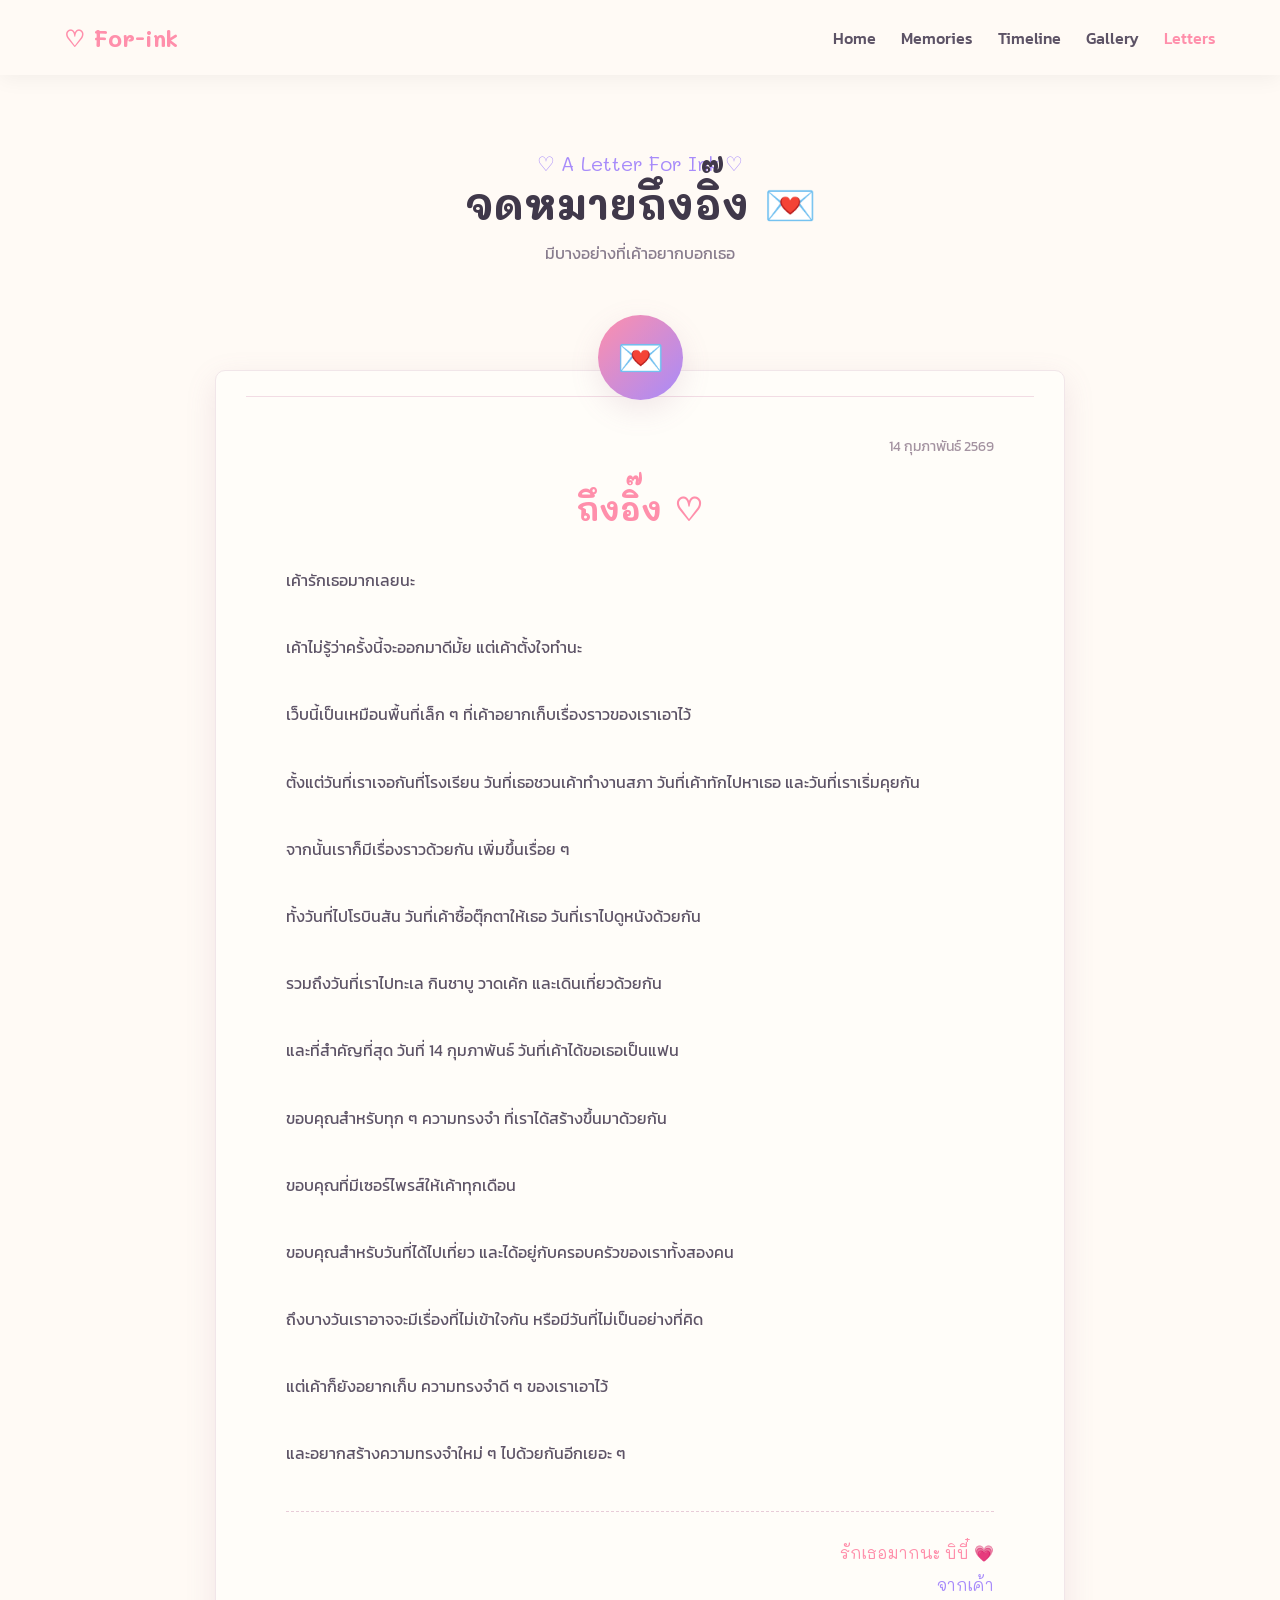
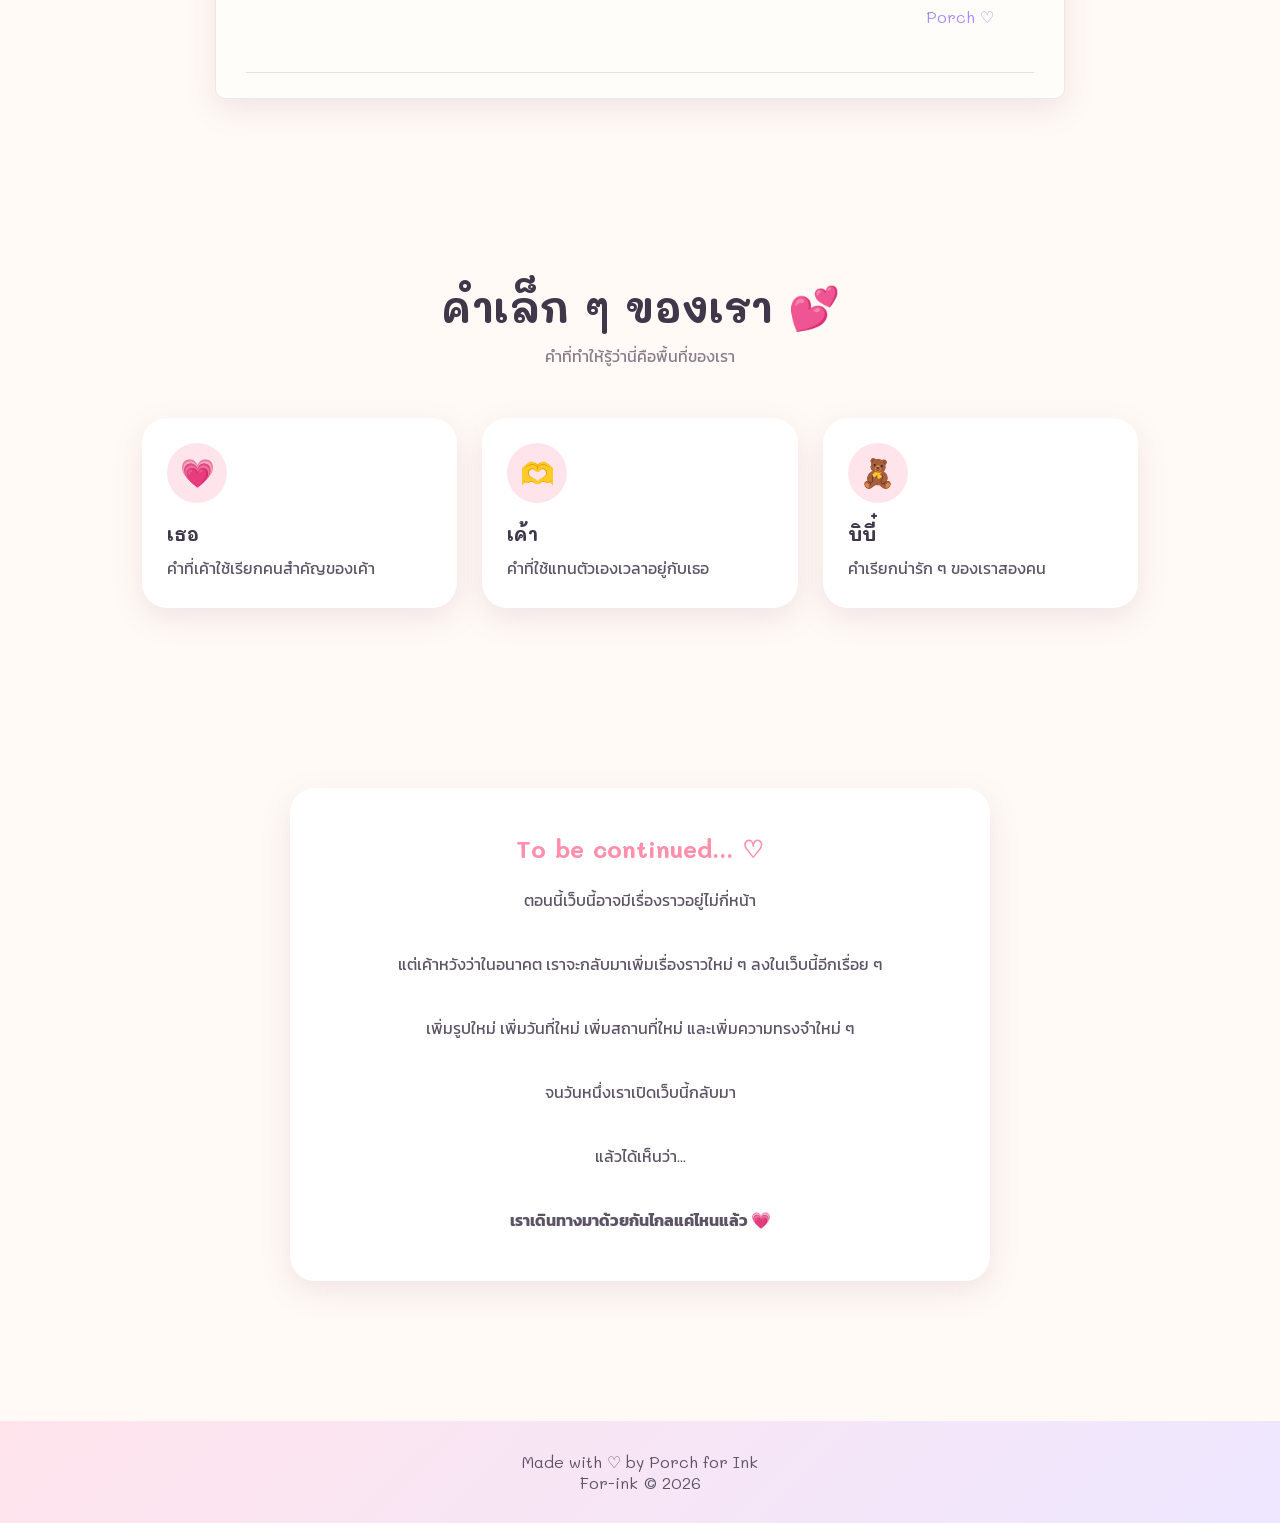
<file: letters.html>
<!DOCTYPE html>
<html lang="th">

<head>
    <meta charset="UTF-8">
    <meta name="viewport" content="width=device-width, initial-scale=1.0">

    <title>Letters ♡ For-ink</title>

    <link rel="stylesheet" href="css/style.css">

    <link rel="preconnect" href="https://fonts.googleapis.com">

    <link href="https://fonts.googleapis.com/css2?family=Kanit:wght@300;400;500;600&family=Mali:wght@400;500;600;700&display=swap" rel="stylesheet">
</head>

<body>

<header>

    <nav>

        <div class="logo">
            ♡ For-ink
        </div>

        <ul>

            <li>
                <a href="index.html">Home</a>
            </li>

            <li>
                <a href="memories.html">Memories</a>
            </li>

            <li>
                <a href="timeline.html">Timeline</a>
            </li>

            <li>
                <a href="gallery.html">Gallery</a>
            </li>

            <li>
                <a href="letters.html" class="active">Letters</a>
            </li>

        </ul>

    </nav>

</header>


<!-- =========================
        LETTER HEADER
========================= -->

<section class="section" style="padding-top: 150px;">

    <div class="section-title">

        <div class="small-title">
            ♡ A Letter For Ink ♡
        </div>

        <h2>
            จดหมายถึงอิ๊ง 💌
        </h2>

        <p>
            มีบางอย่างที่เค้าอยากบอกเธอ
        </p>

    </div>


    <!-- =========================
            ENVELOPE
    ========================= -->

    <div class="letter-box">

        <div class="letter-decoration">
            💌
        </div>

        <div class="letter-paper">

            <div class="letter-date">
                14 กุมภาพันธ์ 2569
            </div>

            <h2>
                ถึงอิ๊ง ♡
            </h2>

            <p>

                เค้ารักเธอมากเลยนะ

                <br><br>

                เค้าไม่รู้ว่าครั้งนี้จะออกมาดีมั้ย
                แต่เค้าตั้งใจทำนะ

                <br><br>

                เว็บนี้เป็นเหมือนพื้นที่เล็ก ๆ
                ที่เค้าอยากเก็บเรื่องราวของเราเอาไว้

                <br><br>

                ตั้งแต่วันที่เราเจอกันที่โรงเรียน
                วันที่เธอชวนเค้าทำงานสภา
                วันที่เค้าทักไปหาเธอ
                และวันที่เราเริ่มคุยกัน

                <br><br>

                จากนั้นเราก็มีเรื่องราวด้วยกัน
                เพิ่มขึ้นเรื่อย ๆ

                <br><br>

                ทั้งวันที่ไปโรบินสัน
                วันที่เค้าซื้อตุ๊กตาให้เธอ
                วันที่เราไปดูหนังด้วยกัน

                <br><br>

                รวมถึงวันที่เราไปทะเล
                กินชาบู
                วาดเค้ก
                และเดินเที่ยวด้วยกัน

                <br><br>

                และที่สำคัญที่สุด
                วันที่ 14 กุมภาพันธ์
                วันที่เค้าได้ขอเธอเป็นแฟน

                <br><br>

                ขอบคุณสำหรับทุก ๆ ความทรงจำ
                ที่เราได้สร้างขึ้นมาด้วยกัน

                <br><br>

                ขอบคุณที่มีเซอร์ไพรส์ให้เค้าทุกเดือน

                <br><br>

                ขอบคุณสำหรับวันที่ได้ไปเที่ยว
                และได้อยู่กับครอบครัวของเราทั้งสองคน

                <br><br>

                ถึงบางวันเราอาจจะมีเรื่องที่ไม่เข้าใจกัน
                หรือมีวันที่ไม่เป็นอย่างที่คิด

                <br><br>

                แต่เค้าก็ยังอยากเก็บ
                ความทรงจำดี ๆ ของเราเอาไว้

                <br><br>

                และอยากสร้างความทรงจำใหม่ ๆ
                ไปด้วยกันอีกเยอะ ๆ

            </p>


            <div class="letter-ending">

                <p>
                    รักเธอมากนะ บิบี๋ 💗
                </p>

                <p>
                    จากเค้า
                    <br>
                    Porch ♡
                </p>

            </div>

        </div>

    </div>

</section>


<!-- =========================
        FAVORITE WORDS
========================= -->

<section class="section">

    <div class="section-title">

        <h2>
            คำเล็ก ๆ ของเรา 💕
        </h2>

        <p>
            คำที่ทำให้รู้ว่านี่คือพื้นที่ของเรา
        </p>

    </div>


    <div class="memory-grid">

        <div class="memory-card">

            <div class="memory-icon">
                💗
            </div>

            <h3>
                เธอ
            </h3>

            <p>
                คำที่เค้าใช้เรียกคนสำคัญของเค้า
            </p>

        </div>


        <div class="memory-card">

            <div class="memory-icon">
                🫶
            </div>

            <h3>
                เค้า
            </h3>

            <p>
                คำที่ใช้แทนตัวเองเวลาอยู่กับเธอ
            </p>

        </div>


        <div class="memory-card">

            <div class="memory-icon">
                🧸
            </div>

            <h3>
                บิบี๋
            </h3>

            <p>
                คำเรียกน่ารัก ๆ ของเราสองคน
            </p>

        </div>

    </div>

</section>


<!-- =========================
        FINAL MESSAGE
========================= -->

<section class="section">

    <div class="letter">

        <h2>
            To be continued... ♡
        </h2>

        <p>

            ตอนนี้เว็บนี้อาจมีเรื่องราวอยู่ไม่กี่หน้า

            <br><br>

            แต่เค้าหวังว่าในอนาคต
            เราจะกลับมาเพิ่มเรื่องราวใหม่ ๆ
            ลงในเว็บนี้อีกเรื่อย ๆ

            <br><br>

            เพิ่มรูปใหม่
            เพิ่มวันที่ใหม่
            เพิ่มสถานที่ใหม่
            และเพิ่มความทรงจำใหม่ ๆ

            <br><br>

            จนวันหนึ่งเราเปิดเว็บนี้กลับมา

            <br><br>

            แล้วได้เห็นว่า...

            <br><br>

            <strong>
                เราเดินทางมาด้วยกันไกลแค่ไหนแล้ว 💗
            </strong>

        </p>

    </div>

</section>


<footer>

    <p>
        Made with ♡ by Porch for Ink
    </p>

    <p>
        For-ink © 2026
    </p>

</footer>

</body>

</html>
</file>
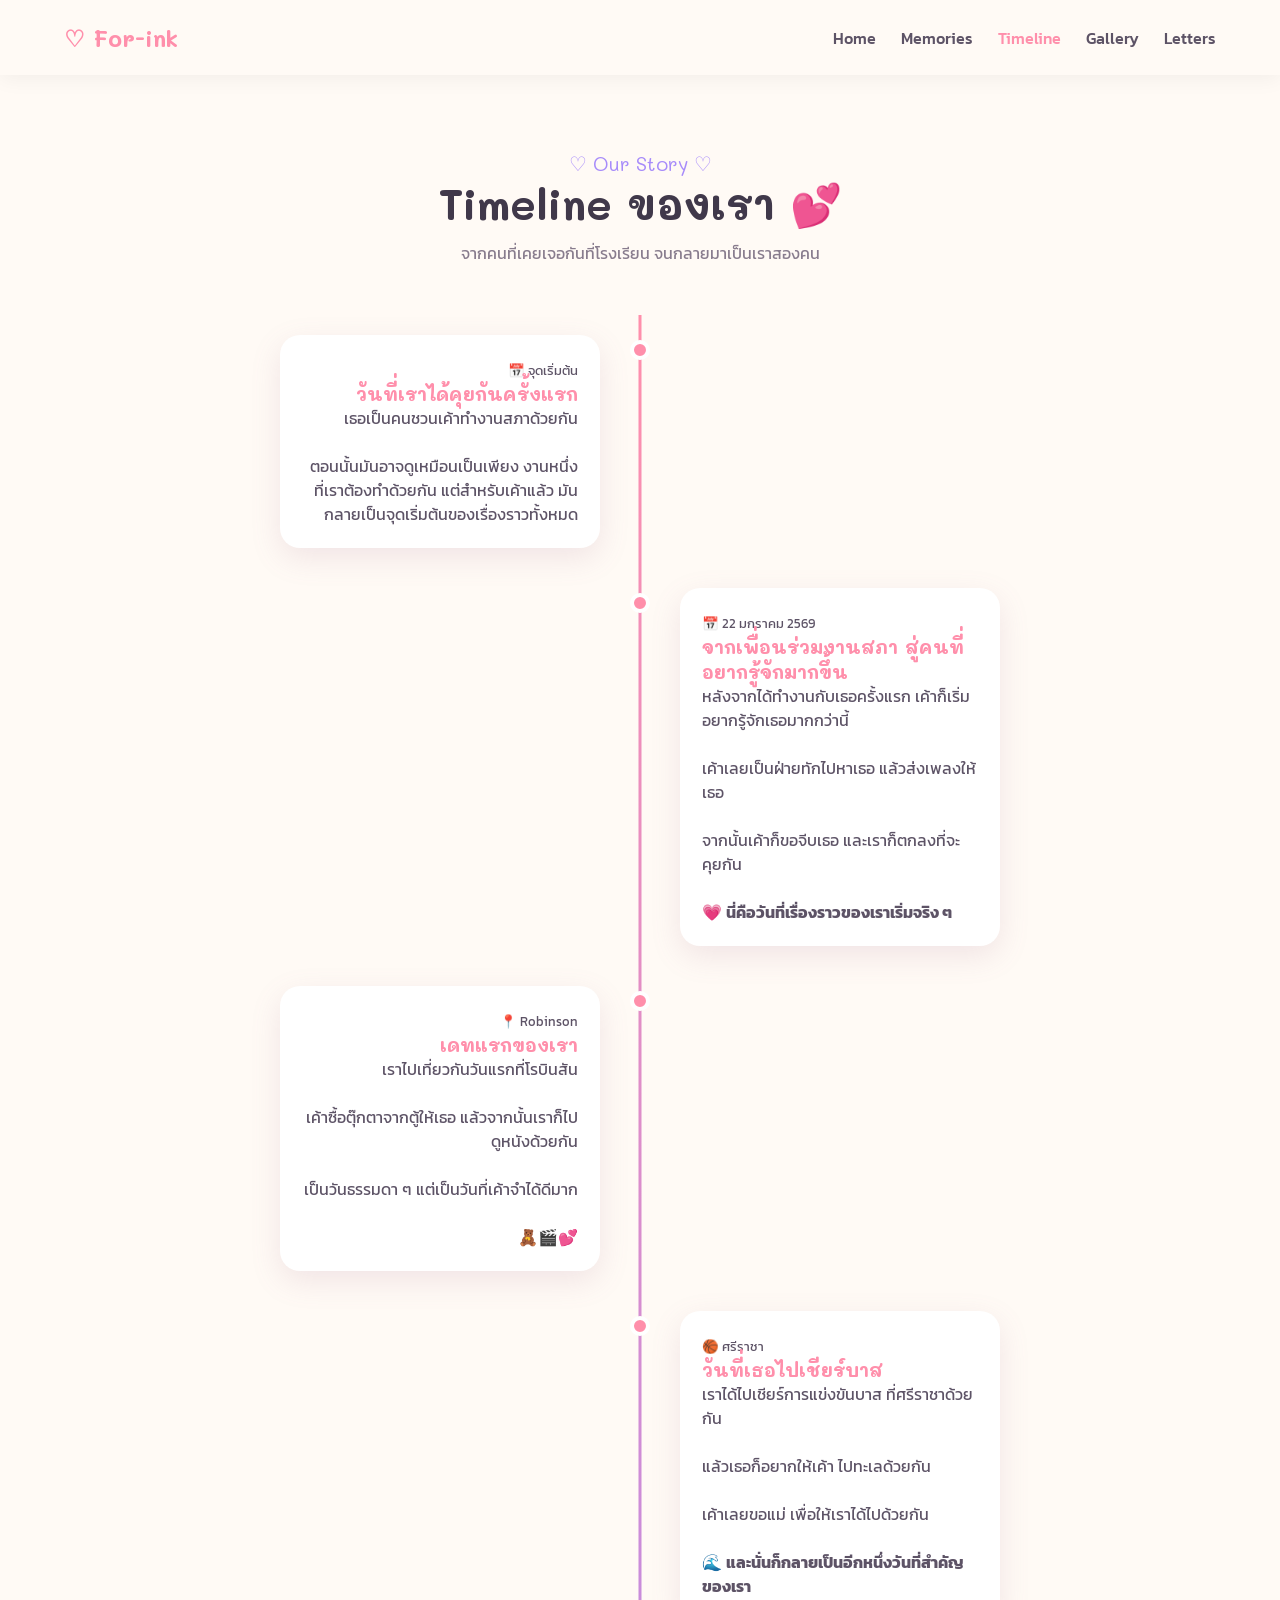
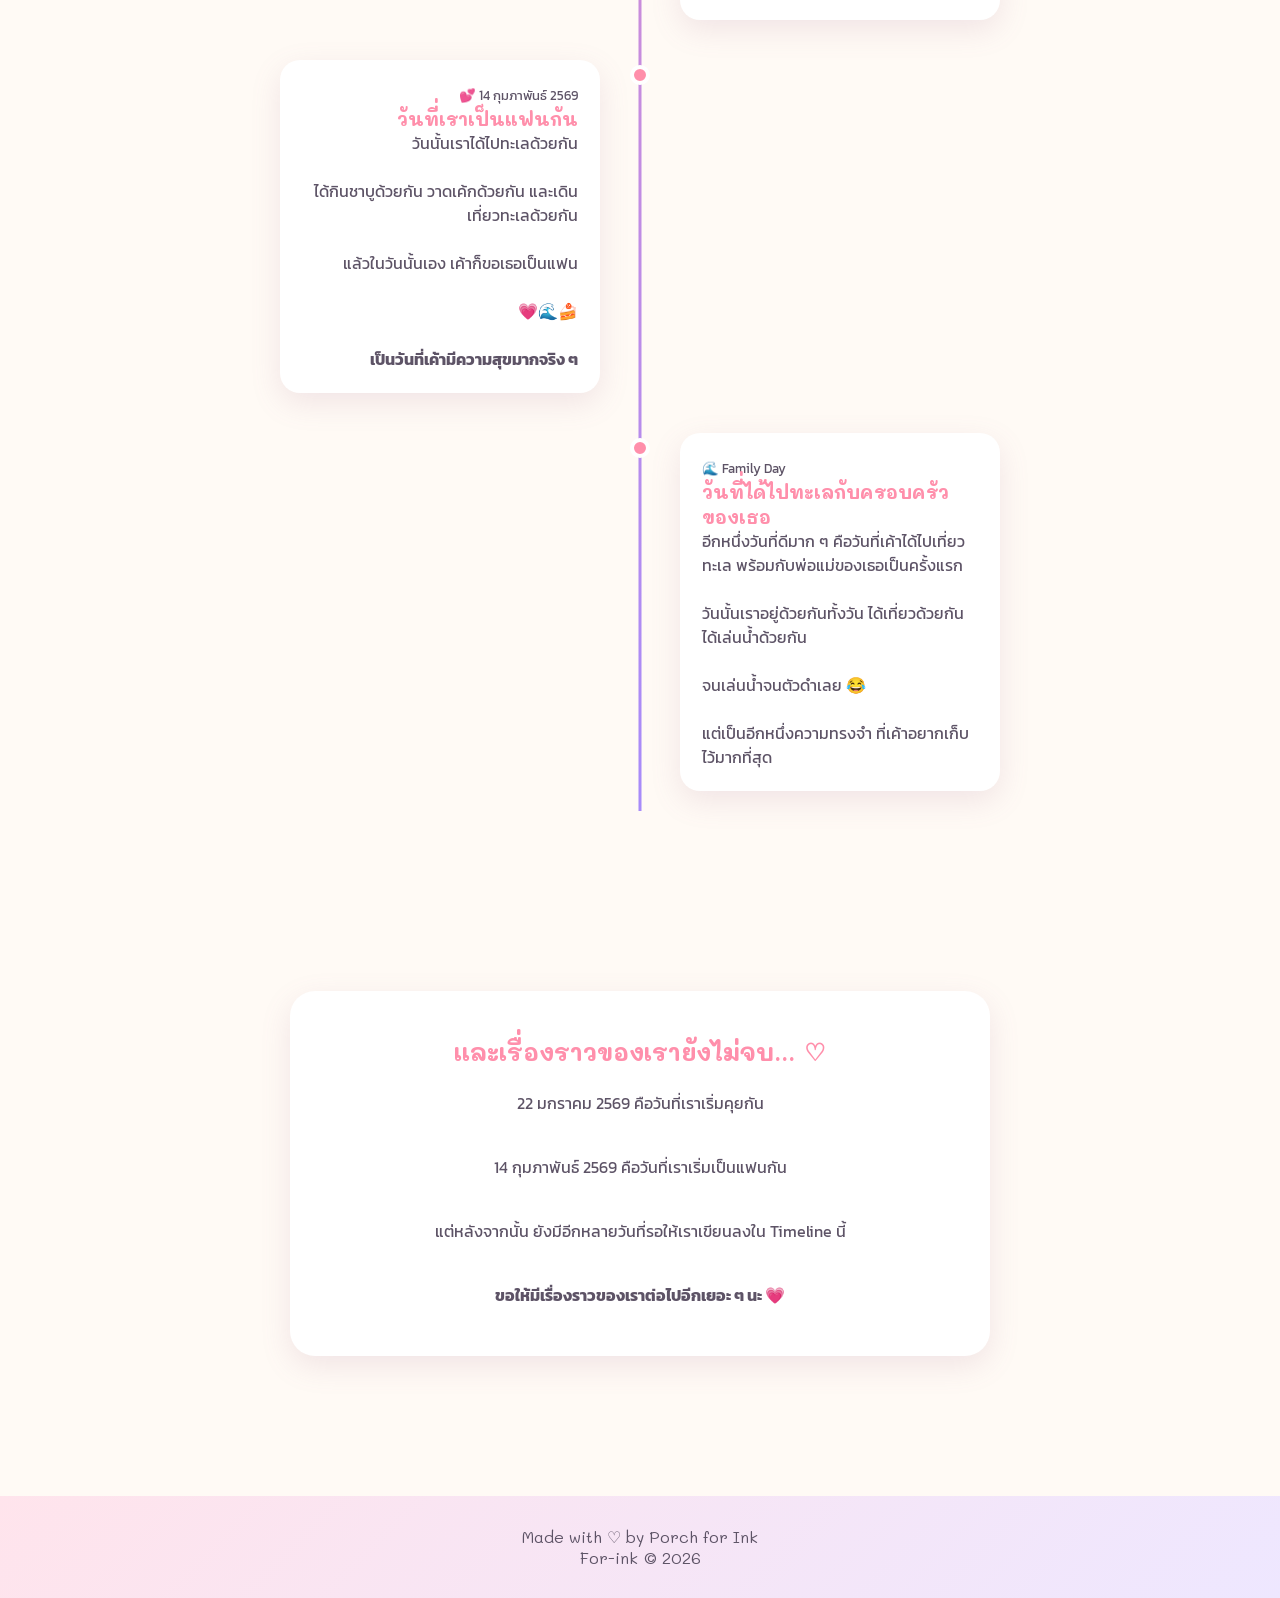
<file: timeline.html>
<!DOCTYPE html>
<html lang="th">

<head>
    <meta charset="UTF-8">
    <meta name="viewport" content="width=device-width, initial-scale=1.0">

    <title>Timeline ♡ For-ink</title>

    <link rel="stylesheet" href="css/style.css">

    <link rel="preconnect" href="https://fonts.googleapis.com">

    <link href="https://fonts.googleapis.com/css2?family=Kanit:wght@300;400;500;600&family=Mali:wght@400;500;600;700&display=swap" rel="stylesheet">
</head>

<body>

<header>

    <nav>

        <div class="logo">
            ♡ For-ink
        </div>

        <ul>

            <li>
                <a href="index.html">Home</a>
            </li>

            <li>
                <a href="memories.html">Memories</a>
            </li>

            <li>
                <a href="timeline.html" class="active">Timeline</a>
            </li>

            <li>
                <a href="gallery.html">Gallery</a>
            </li>

            <li>
                <a href="letters.html">Letters</a>
            </li>

        </ul>

    </nav>

</header>


<!-- =========================
        TIMELINE HEADER
========================= -->

<section class="section" style="padding-top: 150px;">

    <div class="section-title">

        <div class="small-title">
            ♡ Our Story ♡
        </div>

        <h2>
            Timeline ของเรา 💕
        </h2>

        <p>
            จากคนที่เคยเจอกันที่โรงเรียน
            จนกลายมาเป็นเราสองคน
        </p>

    </div>


    <!-- =========================
            TIMELINE
    ========================= -->

    <div class="timeline">


        <!-- 01 -->

        <div class="timeline-item">

            <div class="timeline-dot"></div>

            <div class="timeline-content">

                <small>
                    📅 จุดเริ่มต้น
                </small>

                <h3>
                    วันที่เราได้คุยกันครั้งแรก
                </h3>

                <p>

                    เธอเป็นคนชวนเค้าทำงานสภาด้วยกัน

                    <br><br>

                    ตอนนั้นมันอาจดูเหมือนเป็นเพียง
                    งานหนึ่งที่เราต้องทำด้วยกัน
                    แต่สำหรับเค้าแล้ว
                    มันกลายเป็นจุดเริ่มต้นของเรื่องราวทั้งหมด

                </p>

            </div>

        </div>


        <!-- 02 -->

        <div class="timeline-item">

            <div class="timeline-dot"></div>

            <div class="timeline-content">

                <small>
                    📅 22 มกราคม 2569
                </small>

                <h3>
                    จากเพื่อนร่วมงานสภา
                    สู่คนที่อยากรู้จักมากขึ้น
                </h3>

                <p>

                    หลังจากได้ทำงานกับเธอครั้งแรก
                    เค้าก็เริ่มอยากรู้จักเธอมากกว่านี้

                    <br><br>

                    เค้าเลยเป็นฝ่ายทักไปหาเธอ
                    แล้วส่งเพลงให้เธอ

                    <br><br>

                    จากนั้นเค้าก็ขอจีบเธอ
                    และเราก็ตกลงที่จะคุยกัน

                    <br><br>

                    💗
                    <strong>
                        นี่คือวันที่เรื่องราวของเราเริ่มจริง ๆ
                    </strong>

                </p>

            </div>

        </div>


        <!-- 03 -->

        <div class="timeline-item">

            <div class="timeline-dot"></div>

            <div class="timeline-content">

                <small>
                    📍 Robinson
                </small>

                <h3>
                    เดทแรกของเรา
                </h3>

                <p>

                    เราไปเที่ยวกันวันแรกที่โรบินสัน

                    <br><br>

                    เค้าซื้อตุ๊กตาจากตู้ให้เธอ
                    แล้วจากนั้นเราก็ไปดูหนังด้วยกัน

                    <br><br>

                    เป็นวันธรรมดา ๆ
                    แต่เป็นวันที่เค้าจำได้ดีมาก

                    <br><br>

                    🧸🎬💕

                </p>

            </div>

        </div>


        <!-- 04 -->

        <div class="timeline-item">

            <div class="timeline-dot"></div>

            <div class="timeline-content">

                <small>
                    🏀 ศรีราชา
                </small>

                <h3>
                    วันที่เธอไปเชียร์บาส
                </h3>

                <p>

                    เราได้ไปเชียร์การแข่งขันบาส
                    ที่ศรีราชาด้วยกัน

                    <br><br>

                    แล้วเธอก็อยากให้เค้า
                    ไปทะเลด้วยกัน

                    <br><br>

                    เค้าเลยขอแม่
                    เพื่อให้เราได้ไปด้วยกัน

                    <br><br>

                    🌊
                    <strong>
                        และนั่นก็กลายเป็นอีกหนึ่งวันที่สำคัญของเรา
                    </strong>

                </p>

            </div>

        </div>


        <!-- 05 -->

        <div class="timeline-item">

            <div class="timeline-dot"></div>

            <div class="timeline-content">

                <small>
                    💕 14 กุมภาพันธ์ 2569
                </small>

                <h3>
                    วันที่เราเป็นแฟนกัน
                </h3>

                <p>

                    วันนั้นเราได้ไปทะเลด้วยกัน

                    <br><br>

                    ได้กินชาบูด้วยกัน
                    วาดเค้กด้วยกัน
                    และเดินเที่ยวทะเลด้วยกัน

                    <br><br>

                    แล้วในวันนั้นเอง
                    เค้าก็ขอเธอเป็นแฟน

                    <br><br>

                    💗🌊🍰

                    <br><br>

                    <strong>
                        เป็นวันที่เค้ามีความสุขมากจริง ๆ
                    </strong>

                </p>

            </div>

        </div>


        <!-- 06 -->

        <div class="timeline-item">

            <div class="timeline-dot"></div>

            <div class="timeline-content">

                <small>
                    🌊 Family Day
                </small>

                <h3>
                    วันที่ได้ไปทะเลกับครอบครัวของเธอ
                </h3>

                <p>

                    อีกหนึ่งวันที่ดีมาก ๆ
                    คือวันที่เค้าได้ไปเที่ยวทะเล
                    พร้อมกับพ่อแม่ของเธอเป็นครั้งแรก

                    <br><br>

                    วันนั้นเราอยู่ด้วยกันทั้งวัน
                    ได้เที่ยวด้วยกัน
                    ได้เล่นน้ำด้วยกัน

                    <br><br>

                    จนเล่นน้ำจนตัวดำเลย 😂

                    <br><br>

                    แต่เป็นอีกหนึ่งความทรงจำ
                    ที่เค้าอยากเก็บไว้มากที่สุด

                </p>

            </div>

        </div>

    </div>

</section>


<!-- =========================
        END MESSAGE
========================= -->

<section class="section">

    <div class="letter">

        <h2>
            และเรื่องราวของเรายังไม่จบ... ♡
        </h2>

        <p>

            22 มกราคม 2569
            คือวันที่เราเริ่มคุยกัน

            <br><br>

            14 กุมภาพันธ์ 2569
            คือวันที่เราเริ่มเป็นแฟนกัน

            <br><br>

            แต่หลังจากนั้น
            ยังมีอีกหลายวันที่รอให้เราเขียนลงใน
            Timeline นี้

            <br><br>

            <strong>
                ขอให้มีเรื่องราวของเราต่อไปอีกเยอะ ๆ นะ 💗
            </strong>

        </p>

    </div>

</section>


<footer>

    <p>
        Made with ♡ by Porch for Ink
    </p>

    <p>
        For-ink © 2026
    </p>

</footer>

</body>

</html>
</file>
<file: css/style.css>
@import url('https://fonts.googleapis.com/css2?family=Kanit:wght@300;400;500;600&family=Mali:wght@400;500;600;700&display=swap');

:root {
    --pink: #ff8fab;
    --pink-light: #ffe4ec;
    --purple: #a78bfa;
    --purple-light: #eee7ff;
    --cream: #fffaf5;
    --white: #ffffff;
    --text: #5d5366;
    --dark: #40384a;
    --shadow: 0 10px 30px rgba(160, 110, 140, 0.15);
}

* {
    margin: 0;
    padding: 0;
    box-sizing: border-box;
}

html {
    scroll-behavior: smooth;
}

body {
    background: var(--cream);
    color: var(--text);
    font-family: 'Kanit', sans-serif;
    overflow-x: hidden;
}

/* =========================
        NAVBAR
========================= */

header {
    position: fixed;
    top: 0;
    left: 0;
    width: 100%;
    z-index: 1000;
    background: rgba(255, 250, 245, 0.92);
    backdrop-filter: blur(12px);
    box-shadow: 0 4px 20px rgba(0,0,0,0.05);
}

nav {
    width: 90%;
    max-width: 1200px;
    margin: auto;
    min-height: 75px;

    display: flex;
    align-items: center;
    justify-content: space-between;
}

.logo {
    color: var(--pink);
    font-family: 'Mali', cursive;
    font-size: 23px;
    font-weight: 700;
}

nav ul {
    display: flex;
    gap: 25px;
    list-style: none;
}

nav ul li a {
    text-decoration: none;
    color: var(--text);
    font-weight: 500;
    transition: 0.3s;
}

nav ul li a:hover,
nav ul li a.active {
    color: var(--pink);
}

/* =========================
        HERO
========================= */

.hero {
    min-height: 100vh;
    padding: 130px 8% 80px;

    display: flex;
    align-items: center;
    justify-content: center;
    gap: 70px;

    position: relative;
    overflow: hidden;
}

.hero::before {
    content: "♡";
    position: absolute;
    top: 15%;
    left: 8%;
    font-size: 100px;
    color: var(--pink-light);
    transform: rotate(-15deg);
}

.hero::after {
    content: "♡";
    position: absolute;
    right: 8%;
    bottom: 15%;
    font-size: 130px;
    color: var(--purple-light);
    transform: rotate(15deg);
}

.hero-content {
    max-width: 600px;
    text-align: center;
}

.small-title {
    color: var(--purple);
    font-family: 'Mali', cursive;
    font-size: 20px;
}

.hero h1 {
    font-family: 'Mali', cursive;
    font-size: clamp(45px, 7vw, 75px);
    color: var(--dark);
    margin: 15px 0;
}

.hero h1 span {
    color: var(--pink);
}

.hero p {
    font-size: 18px;
    line-height: 2;
}

.hero-date {
    margin: 25px auto;
    padding: 12px 25px;
    width: fit-content;

    background: var(--white);
    border-radius: 50px;
    box-shadow: var(--shadow);

    color: var(--pink);
}

/* =========================
        HERO PHOTO
========================= */

.couple-photo {
    width: 350px;
    height: 420px;
    padding: 15px;

    background: white;
    box-shadow: var(--shadow);

    transform: rotate(3deg);
    transition: 0.4s;
}

.couple-photo:hover {
    transform: rotate(0deg) scale(1.03);
}

.couple-photo img {
    width: 100%;
    height: 100%;
    object-fit: cover;
}

/* =========================
        BUTTON
========================= */

.btn {
    display: inline-block;

    padding: 13px 28px;
    margin-top: 15px;

    background: linear-gradient(135deg, var(--pink), var(--purple));
    color: white;

    border-radius: 50px;

    text-decoration: none;
    font-weight: 500;

    box-shadow: var(--shadow);
    transition: 0.3s;
}

.btn:hover {
    transform: translateY(-4px);
}

/* =========================
        SECTION
========================= */

.section {
    padding: 90px 8%;
    max-width: 1200px;
    margin: auto;
}

.section-title {
    text-align: center;
    margin-bottom: 50px;
}

.section-title h2 {
    font-family: 'Mali', cursive;
    font-size: 42px;
    color: var(--dark);
}

.section-title p {
    margin-top: 10px;
    color: #887c8d;
}

/* =========================
        MEMORY CARDS
========================= */

.memory-grid {
    display: grid;
    grid-template-columns: repeat(auto-fit, minmax(250px, 1fr));
    gap: 25px;
}

.memory-card {
    background: white;
    padding: 25px;

    border-radius: 25px;
    box-shadow: var(--shadow);

    transition: 0.35s;
}

.memory-card:hover {
    transform: translateY(-8px) rotate(1deg);
}

.memory-icon {
    width: 60px;
    height: 60px;

    display: flex;
    align-items: center;
    justify-content: center;

    background: var(--pink-light);
    border-radius: 50%;

    font-size: 28px;
    margin-bottom: 18px;
}

.memory-card h3 {
    font-family: 'Mali', cursive;
    color: var(--dark);
    margin-bottom: 8px;
}

.memory-card p {
    line-height: 1.8;
}

/* =========================
        POLAROID
========================= */

.polaroid-grid {
    display: grid;
    grid-template-columns: repeat(auto-fit, minmax(220px, 1fr));
    gap: 30px;
}

.polaroid {
    background: white;
    padding: 12px 12px 25px;

    box-shadow: var(--shadow);

    transition: 0.35s;
}

.polaroid:nth-child(even) {
    transform: rotate(2deg);
}

.polaroid:nth-child(odd) {
    transform: rotate(-2deg);
}

.polaroid:hover {
    transform: rotate(0deg) scale(1.04);
}

.polaroid img {
    width: 100%;
    height: 230px;
    object-fit: cover;
}

.polaroid p {
    text-align: center;
    margin-top: 15px;

    font-family: 'Mali', cursive;
    color: var(--dark);
}

/* =========================
        TIMELINE
========================= */

.timeline {
    max-width: 800px;
    margin: auto;
    position: relative;
}

.timeline::before {
    content: "";
    position: absolute;

    left: 50%;
    top: 0;
    bottom: 0;

    width: 3px;
    background: linear-gradient(
        var(--pink),
        var(--purple)
    );

    transform: translateX(-50%);
}

.timeline-item {
    width: 50%;
    padding: 20px 40px;

    position: relative;
}

.timeline-item:nth-child(odd) {
    left: 0;
    text-align: right;
}

.timeline-item:nth-child(even) {
    left: 50%;
}

.timeline-dot {
    position: absolute;

    top: 25px;
    right: -10px;

    width: 20px;
    height: 20px;

    background: var(--pink);
    border: 4px solid white;
    border-radius: 50%;
}

.timeline-item:nth-child(even) .timeline-dot {
    left: -10px;
}

.timeline-content {
    background: white;
    padding: 22px;
    border-radius: 20px;
    box-shadow: var(--shadow);
}

.timeline-content h3 {
    font-family: 'Mali', cursive;
    color: var(--pink);
}

/* =========================
        LETTER
========================= */

.letter {
    max-width: 700px;
    margin: auto;

    background: white;
    padding: 45px;

    border-radius: 25px;
    box-shadow: var(--shadow);

    text-align: center;
}

.letter h2 {
    font-family: 'Mali', cursive;
    color: var(--pink);
    margin-bottom: 20px;
}

.letter p {
    line-height: 2;
}

/* =========================
        FOOTER
========================= */

footer {
    margin-top: 50px;
    padding: 30px;

    text-align: center;

    background: linear-gradient(
        135deg,
        var(--pink-light),
        var(--purple-light)
    );

    color: var(--text);
}

footer p {
    font-family: 'Mali', cursive;
}

/* =========================
        RESPONSIVE
========================= */

@media (max-width: 800px) {

    nav {
        flex-direction: column;
        padding: 15px 0;
    }

    nav ul {
        gap: 12px;
        flex-wrap: wrap;
        justify-content: center;
        margin-top: 8px;
    }

    nav ul li a {
        font-size: 14px;
    }

    .hero {
        padding-top: 170px;
        flex-direction: column;
        gap: 40px;
    }

    .couple-photo {
        width: 280px;
        height: 340px;
    }

    .timeline::before {
        left: 15px;
    }

    .timeline-item,
    .timeline-item:nth-child(even) {
        width: 100%;
        left: 0;
        padding-left: 45px;
        padding-right: 0;
        text-align: left;
    }

    .timeline-dot,
    .timeline-item:nth-child(even) .timeline-dot {
        left: 5px;
        right: auto;
    }

    .section-title h2 {
        font-size: 34px;
    }

}

@media (max-width: 500px) {

    .hero h1 {
        font-size: 45px;
    }

    .couple-photo {
        width: 240px;
        height: 300px;
    }

    .section {
        padding: 70px 5%;
    }

      }
/* =========================
        LOVE LETTER
========================= */

.letter-box {
    max-width: 850px;
    margin: auto;
    position: relative;
}

.letter-decoration {
    width: 85px;
    height: 85px;

    display: flex;
    align-items: center;
    justify-content: center;

    margin: 0 auto -30px;

    position: relative;
    z-index: 2;

    background: linear-gradient(
        135deg,
        var(--pink),
        var(--purple)
    );

    border-radius: 50%;

    font-size: 38px;

    box-shadow: var(--shadow);
}

.letter-paper {
    background: #fffdf9;

    padding: 65px 70px;

    border-radius: 10px;

    box-shadow: var(--shadow);

    position: relative;

    border: 1px solid #f1e6e9;
}

.letter-paper::before {
    content: "";

    position: absolute;

    top: 25px;
    left: 30px;
    right: 30px;

    height: 1px;

    background: #f2dce4;
}

.letter-paper::after {
    content: "";

    position: absolute;

    bottom: 25px;
    left: 30px;
    right: 30px;

    height: 1px;

    background: #f2dce4;
}

.letter-date {
    text-align: right;

    color: #a493a1;

    font-size: 14px;

    margin-bottom: 30px;
}

.letter-paper h2 {
    text-align: center;

    font-family: 'Mali', cursive;

    color: var(--pink);

    font-size: 32px;

    margin-bottom: 35px;
}

.letter-paper > p {
    line-height: 2.1;

    font-size: 16px;

    color: var(--text);
}

.letter-ending {
    margin-top: 40px;

    padding-top: 25px;

    border-top: 1px dashed #e8ccd8;

    text-align: right;

    font-family: 'Mali', cursive;

    color: var(--pink);

    line-height: 2;
}

.letter-ending p:last-child {
    color: var(--purple);
}


/* =========================
        MOBILE LETTER
========================= */

@media (max-width: 600px) {

    .letter-paper {
        padding: 55px 25px;
    }

    .letter-paper h2 {
        font-size: 27px;
    }

    .letter-paper > p {
        font-size: 15px;
        line-height: 2;
    }

    .letter-date {
        font-size: 13px;
    }

}
/* =========================
        MEMORY FEATURE
========================= */

.memory-header {
    padding-bottom: 30px;
}

.memory-feature {
    display: grid;
    grid-template-columns: 1fr 1fr;
    gap: 55px;
    align-items: center;

    background: rgba(255, 255, 255, 0.65);

    padding: 30px;

    border-radius: 30px;

    box-shadow: var(--shadow);

    transition: 0.35s;
}

.memory-feature:hover {
    transform: translateY(-5px);
}

.memory-feature.reverse {
    direction: rtl;
}

.memory-feature.reverse .memory-feature-content {
    direction: ltr;
}

.memory-feature-image {
    width: 100%;
    height: 380px;

    overflow: hidden;

    border-radius: 22px;

    background: var(--pink-light);
}

.memory-feature-image img {
    width: 100%;
    height: 100%;

    object-fit: cover;

    transition: 0.5s;
}

.memory-feature:hover .memory-feature-image img {
    transform: scale(1.05);
}

.memory-feature-content {
    padding: 20px;
}

.memory-feature-content > span {
    color: var(--purple);

    font-family: 'Mali', cursive;

    font-weight: 600;

    letter-spacing: 1px;
}

.memory-feature-content h2 {
    margin: 12px 0 20px;

    font-family: 'Mali', cursive;

    color: var(--dark);

    font-size: 32px;
}

.memory-feature-content p {
    line-height: 2;

    color: var(--text);
}

.memory-date {
    display: inline-block;

    margin-top: 25px;

    padding: 8px 18px;

    border-radius: 50px;

    background: var(--pink-light);

    color: var(--pink);

    font-size: 14px;
}

.special-memory {
    background: linear-gradient(
        135deg,
        rgba(255, 228, 236, 0.8),
        rgba(238, 231, 255, 0.8)
    );
}


/* =========================
        MOBILE
========================= */

@media (max-width: 800px) {

    .memory-feature,
    .memory-feature.reverse {
        grid-template-columns: 1fr;
        direction: ltr;
        gap: 25px;
    }

    .memory-feature.reverse .memory-feature-content {
        direction: ltr;
    }

    .memory-feature-image {
        height: 280px;
    }

    .memory-feature-content {
        padding: 10px;
    }

    .memory-feature-content h2 {
        font-size: 27px;
    }

}
</file>
